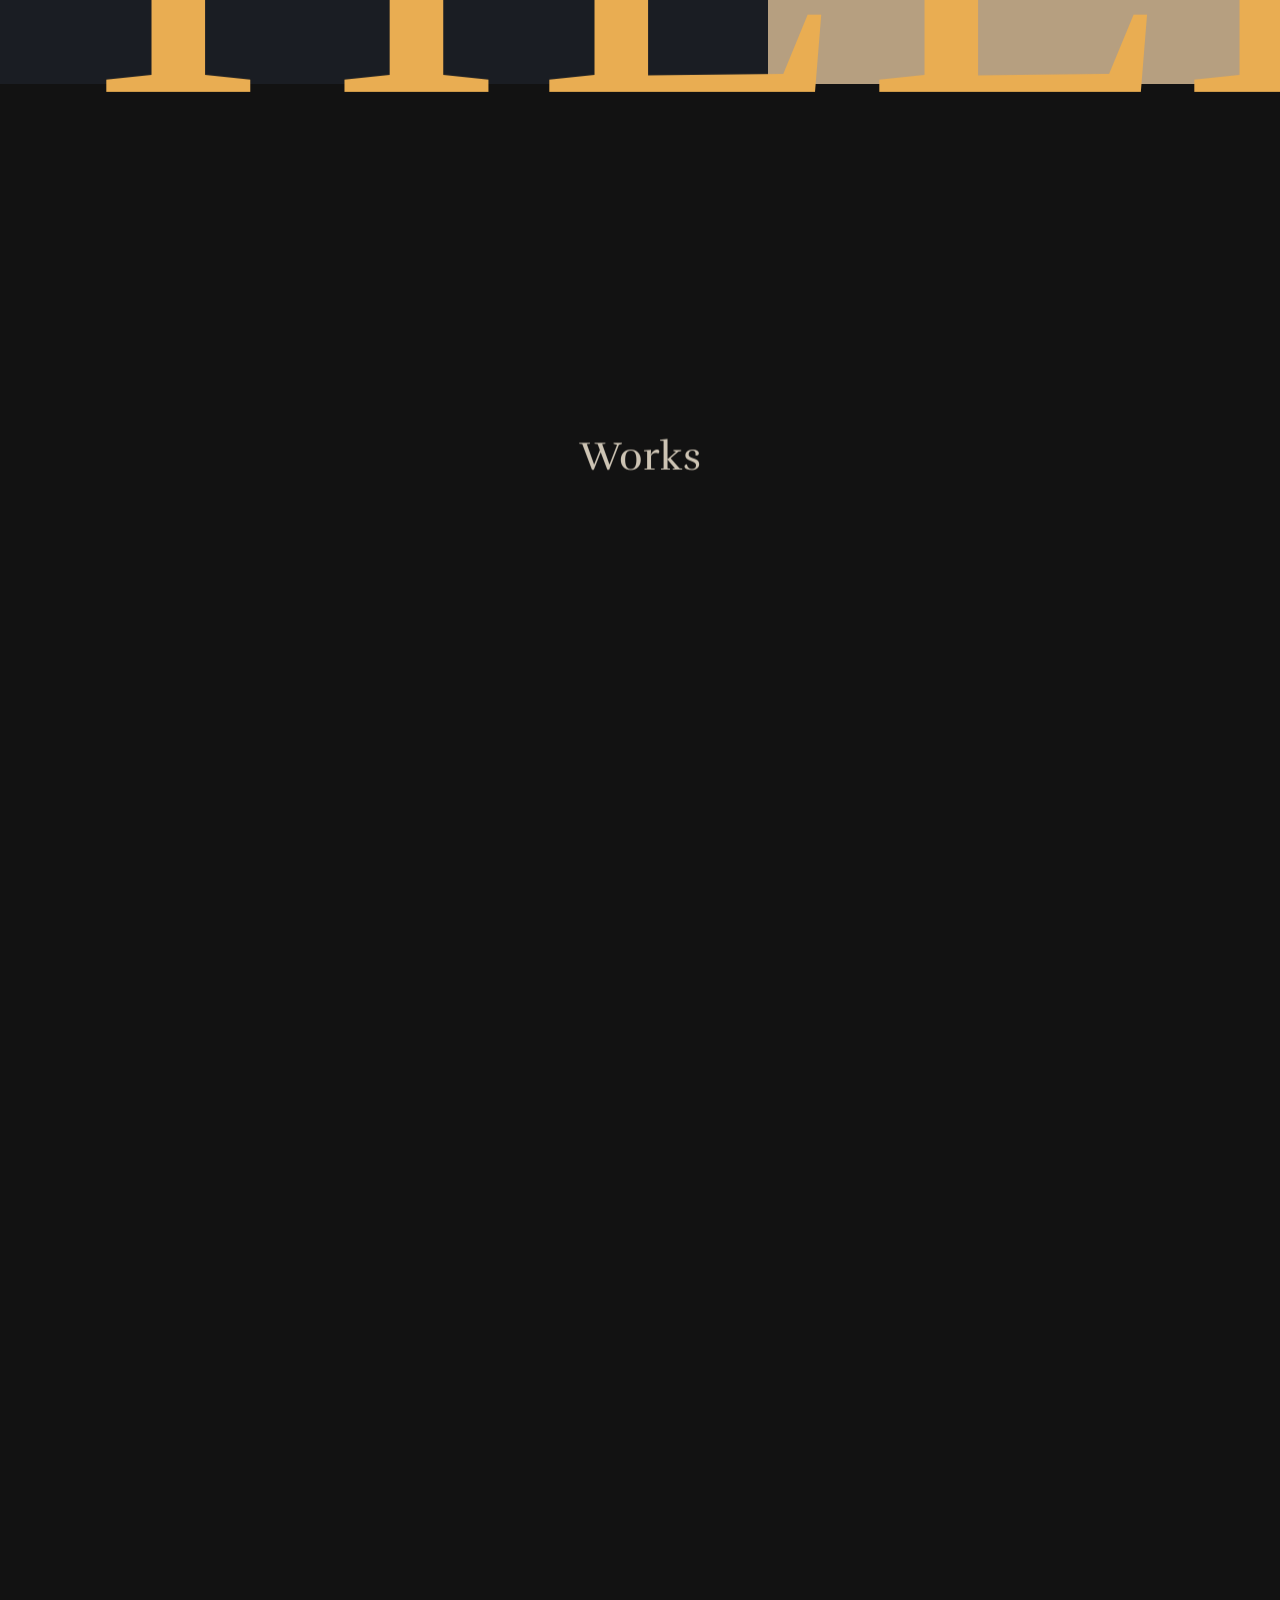
<file: index.html>
<!DOCTYPE html>
<html lang="en">
  <head>
    <meta charset="UTF-8" />
    <meta name="viewport" content="width=device-width, initial-scale=1.0" />
    <title>Kateryna Dovzhenko</title>
    <link
      rel="stylesheet"
      href="https://cdnjs.cloudflare.com/ajax/libs/modern-normalize/2.0.0/modern-normalize.min.css"
      integrity="sha512-4xo8blKMVCiXpTaLzQSLSw3KFOVPWhm/TRtuPVc4WG6kUgjH6J03IBuG7JZPkcWMxJ5huwaBpOpnwYElP/m6wg=="
      crossorigin="anonymous"
      referrerpolicy="no-referrer"
    />
     <link rel="stylesheet" href="./css/main.css" />
    <link rel="stylesheet" href="./css/firstpage.css" />
    <link rel="preconnect" href="https://fonts.googleapis.com" />
    <link rel="preconnect" href="https://fonts.gstatic.com" crossorigin />
    <link
      href="https://fonts.googleapis.com/css2?family=PT+Serif&family=Rufina&display=swap"
      rel="stylesheet"
    />
    <script src="libs/gsap/gsap.min.js" defer></script>
	  <script src="libs/gsap/ScrollTrigger.min.js" defer></script>
	  <script src="libs/gsap/ScrollSmoother.min.js" defer></script>

    <script src="js/promo.js" defer></script>


  </head>
  <body>
     <a href="#header" class="to-top" >
      <svg class="scroll__svg"
        xmLns="http://www.w3.org/2000/svg"
        xml:Lang="en"
        xmlns:xLink="http://www.w3.org/1999/xlink"
        viewBox="0 0 500 500"
      >
        <defs>
          <path
            id="textcircle"
            d="M250, 400 
            a150,150 0 0, 1 0, -300a150, 150 0 0,1 0,300Z"
            transform="rotate (12,250,250)"
          />
        </defs>
        <g class="textcircle">
          <text class="scroll__text" textlength="940">
            <textpath
              xlink:href="#textcircle"
              aria-Label="Scroll up"
              textlength="940"
            >
              scroll up | scroll up | scroll up |
            </textpath>
          </text>
        </g>
      </svg>
    </a>
    

  
  <div class="wrapper">
    <div class="content">

 
    <header id="header">
   <div class="container">
      <div class="main-nav">
      <button type="button" class="strikethrough-open btn-menu js-open-menu" aria-expanded="false">
            menu
          </button>
     </div>
   </div>
    </header>

    <main class="main">
      
        
      <section class="hero" id="home">
        
        <div class="container">
          <div class="hero__content">
            <h1 data-lag=".5" class="hero__title floating">
              Kateryna
              <span class="hero__span floating-span floating">Dovzhenko</span>
            </h1>
            <!-- <span class="hero__span-drag">drag & hold</span> -->
          
            <!-- <ul class="social-media-list">
              <li>
                <a class="social-media-btn" href=""
                  ><svg class="social-media-svg">
                    <use href="/icons.svg#telega-icon"></use>
                    >
                  </svg>
                  <span class="icon-bg"></span>
                </a>
              </li>
              <li>
                <a class="social-media-btn" href=""
                  ><svg class="social-media-svg">
                    <use href="/icons.svg#insta-icon"></use>
                    >
                  </svg>
                  <span class="icon-bg"></span>
                </a>
              </li>
              <li>
                <a class="social-media-btn" href=""
                  ><svg class="social-media-svg">
                    <use href="/icons.svg#linkedin-icon"></use>
                    >
                  </svg>
                  <span class="icon-bg"></span>
                </a>
              </li>
            </ul> -->
          </div>
          
        </div>

          <!-- <canvas id="c"></canvas> -->
      </section>
      <section class="about section" id="about">
        <div class="container about__container">
          <span data-speed=".9" class="span-bg">hello</span>
          <span data-speed="1.1" class="span-bg about__span-bg-second">hello</span>
          <h2 class="section-title about__title">Who am I</h2>
          <p class="paragraph about__paragraph">what I do</p>

          <div class="about__card">
            <svg class="about__svg">
              <use href="./icons.svg#about-icon"></use>
              >
            </svg>
            <div class="textBox">
                  <p class="about__text-card">Hello, I'm Kate, a passionate and results-driven Web and
                  Design Developer with a keen eye for crafting captivating
                  digital experiences.</p>
                  <ul class="about__textBox-list">
                    <li><span>2+</span><p>years in UI & UX Design</p></li>
                    <li><span>3</span><p>years of Bachelor in PMI and Marketing</p></li>
                    <li><span>9+</span><p>months in Frontend Development</p></li>
                  </ul>
            </div>
          </div>
        </div>
      </section>

      <section class="works section" id="portfolio">
        <div class="container works__container">
          <h2 data-speed=".8" class="section-title">Works</h2>
          <div class="gallery">
            <div data-speed=".9" class="gallery__left">
              <a class="gallery__item masfor__after" href="./masfor.html">
                <picture>
                  <source
                    srcset="./img/masfor.webp 1x, ./img/masfor@2x.webp 2x"
                    type="image/webp"
                  />
                  <source
                    srcset="./img/masfor.jpg 1x, ./img/masfor@2x.jpg 2x"
                    type="image/jpeg"
                  />
                  <img
                    class="works__img"
                    src="./img/masfor.jpg"
                    alt="ptototype of website for sneakers store"
                  />
                </picture>
              </a>
              <div class="text-block left gallery__item">
                <h3 class="text-block__title">CrStudio</h3>
                <p>
                  It was enjoyable to create this platform for creative courses
                  since it allowed me to combine my love of design with the
                  chance to support the development of artistic ability. The
                  project served as an example of how intelligent user
                  experience design can enhance a learning platform and support
                  a vibrant online artistic community.
                </p>
              </div>
              <a class="gallery__item app__after" href="./coming-soon.html">
                <picture>
                  <source
                    srcset="./img/cozycasa.webp 1x, ./img/cozycasa@2x.webp 2x"
                    type="image/webp"
                  />
                  <source
                    srcset="./img/cozycasa.jpg 1x, ./img/cozycasa@2x.jpg 2x"
                    type="image/jpeg"
                  />
                  <img
                    class="works__img"
                    src="./img/cozycasa.jpg"
                    alt="ptototype of website for sneakers store"
                  />
                </picture>
              </a>
              <div class="text-block left gallery__item">
                <h3 class="text-block__title">RoadTime</h3>
                <p>
                  My love of design and the thrill of the automobile industry
                  came together in the exciting process of creating this
                  website. The project served as an example of the value of
                  creating a welcoming community and taking into account users'
                  preferences, finally producing a website that embraced the
                  excitement of automobiles and united enthusiasts around a
                  common interest.
                </p>
              </div>
            </div>
            <div data-speed="1.1" class="gallery__right">
              <div class="text-block gallery__item">
                <h3 class="text-block__title">Masfor</h3>
                <p>
                  The process of creating the website for this shoe business was
                  quite fulfilling; it included fusing creativity and usability
                  to produce a powerful digital platform for sneaker fans. The
                  project served as an example of how careful user-centric
                  design can enhance a brand's online visibility and support the
                  expansion of its business.
                </p>
              </div>
              <a class="gallery__item crstudio__after" href="./coming-soon.html">
                <picture>
                  <source
                    srcset="./img/crstudio.webp 1x, ./img/crstudio@2x.webp 2x"
                    type="image/webp"
                  />
                  <source
                    srcset="./img/crstudio.jpg 1x, ./img/crstudio@2x.jpg 2x"
                    type="image/jpeg"
                  />
                  <img
                    class="works__img"
                    src="./img/crstudio.jpg"
                    alt="ptototype of website for sneakers store"
                  />
                </picture>
              </a>
              <div class="text-block gallery__item">
                <h3 class="text-block__title">CozyCasa</h3>
                <p>
                  Step into a world of sophistication and style with our recent project - a complete website design for CozyCasa. Mission was clear: elevate the online shopping experience for furniture enthusiasts. A beautifully responsive website that beckons visitors to explore, discover, and make their dream furniture purchases with confidence. Take a look  for an in-depth look at how it was transformed CozyCasa's digital presence.
                </p>
              </div>
              <a class="gallery__item roadtime__after" href="./coming-soon.html">
                <picture>
                  <source
                    srcset="./img/roadtime.webp 1x, ./img/roadtime@2x.webp 2x"
                    type="image/webp"
                  />
                  <source
                    srcset="./img/roadtime.jpg 1x, ./img/roadtime@2x.jpg 2x"
                    type="image/jpeg"
                  />
                  <img
                  
                    class="works__img"
                    src="./img/roadtime.jpg"
                    alt="ptototype of website for sneakers store"
                  />
                </picture>
              </a>
            </div>
          </div>
          <a class="btn__works" href="./portfolio.html"><span class="btn__works-span">se</span><span class="btn__works-span-motion">e</span> more works</a>
          <span class="works__span-bg span-bg">portfolio</span>
        </div>
      </section>
      <section class="section">
        <div class="container">
          <h2 class="section-title ideas__section-title">
            Do you have any ideas?
          </h2>
          <p class="paragraph ideas__p">let's do it together!</p>
          <div data-speed="1.1" class="main__btn-cotainer-ideas" href="#">
          <a target="_blank" href="https://t.me/katiedov" class="card">
            <svg class="social-media-svg telega">
                    <use href="./icons.svg#telega-icon"></use>
               >
              </svg>
            </a>
            <a target="_blank" href="https://linktr.ee/katedov?utm_source=linktree_profile_share&ltsid=e199aaf0-2625-4949-b76d-6671b83e06ec" class="card">
              <svg class="social-media-svg linktree">
                          <use href="./icons.svg#linktree-icon"></use>
                      >
                    </svg>
            </a>
            <a target="_blank" href="https://www.linkedin.com/in/kateryna-dovzhenko-123179205/" class="card">
              <svg class="social-media-svg linkedin">
                      <use href="./icons.svg#linkedin-icon"></use>
                      >
                    </svg>
            </a>

      <p class="ideas__text-btn">contact me</p></div>
        </div>
      </section>
      <section class="section" id="skills">
        <div class="container">
          <div class="skills__container">
            <div class="skills__left-container">
              <h2 class="section-title skills__title">My story...</h2>
             <ul class="skills__list">
              <li>I always was curious about technologies and different industries which exist nowadays. I tried a lot of things to figure out what is my dream job. So, I am here now. </li>
              <li>I thrive as a professional web developer in turning complicated concepts into elegant code. I've become proficient in many technologies over the years, ranging from HTML and CSS to JavaScript and beyond. </li>
              <li>My journey into UI/UX design unlocked a whole new universe of artistic opportunities. I've studied typography, colour theory, and human behaviour psychology as I realize that design is about creating intuitive, interesting experiences rather than just pretty things. I enjoy creating interfaces that strike a pleasing mix between form and function, guiding users smoothly through their digital experiences, from wireframes to high-fidelity mockups. </li>
              <li>My ability to combine my technical expertise with efficient project management makes me unique. I am excellent at leading cross-functional teams to accomplish common objectives because I am a natural leader and communicator. </li>
              <li>I'm willing to work with you whether you're looking for a web developer who can make your ideas come to life, a UI/UX designer who can bring life to interfaces, or a project manager who can plan for success. Let's design engaging digital experiences that challenge conventions and boost your vision. I appreciate you looking at my portfolio. I urge you to look over my work and get in touch with me so we can talk about how we can make your upcoming project a reality.
</li>
             </ul>
            
            </div>
       
             <div class="skills__picture-container">
               <!-- <picture>
                  <source
                    srcset="./img/me.webp 1x, ./img/me@2x.webp 2x"
                    type="image/webp"
                  />
                  <source
                    srcset="./img/me.jpg 1x, ./img/me@2x.jpg 2x"
                    type="image/jpeg"
                  />
                  <img
                    data-speed=".9"
  
                    class="skills__picture"
                    src="./img/me.jpg"
                    alt="Kateryna Dovzhenko"
                  />
                </picture> -->
                 <picture>
                  <source
                    srcset="./img/me.webp 1x"
                    type="image/webp"
                  />
                  <source
                    srcset="./img/me.jpg 1x"
                    type="image/jpeg"
                  />
                  <img
                    data-speed=".9"
  
                    class="skills__picture"
                    src="./img/me.jpg"
                    alt="Kateryna Dovzhenko"
                  />
                </picture>
             </div>


          </div>
        </div>
      </section>
    </main>
    <footer class="footer">
      <div class="footer__container container">
        <div class="footer__left-content">
          <div class="footer__left-container">
            <h3 class="footer__title title-third">Kateryna Dovzhenko</h3>
            <p class="footer__paragraph paragraph">©2023 All Rights Reserved</p>
          </div>
          <div class="footer__middle-container">
            <ul class="footer__nav-list">
              <li>
                <a class="footer__paragraph paragraph " href="#about"
                  >about me</a
                >
              </li>
              <li>
                <a class="footer__paragraph paragraph" href="#portfolio"
                  >works</a
                >
              </li>
              <li>
                <a class="footer__paragraph paragraph" href="#skills">skills</a>
              </li>
            </ul>
            <a
              class="tel-hover footer__paragraph paragraph"
              href="tel:+48571080046"
              >+48 571 080 046</a
            >
          </div>
        </div>
        <div class="footer__right-container">
          <p class="footer__paragraph paragraph">keep in touch</p>
          <ul class="footer__social-media-list social-media-list">
            <li>
              <a target="_blank" class="social-media-btn" href=""
                ><svg class="footer__social-media-svg social-media-svg">
                  <use href="./icons.svg#telega-icon"></use>
                  >
                </svg>
                <span class="icon-bg"></span>
              </a>
            </li>
            <li>
              <a target="_blank" class="social-media-btn" href="https://linktr.ee/katedov?utm_source=linktree_profile_share&ltsid=e199aaf0-2625-4949-b76d-6671b83e06ec"
                ><svg class="footer__social-media-svg social-media-svg">
                  <use href="./icons.svg#linktree-icon"></use>
                  >
                </svg>
                <span class="icon-bg"></span>
              </a>
            </li>
            <li>
              <a target="_blank" class="social-media-btn" href="https://www.linkedin.com/in/kateryna-dovzhenko-123179205/"
                ><svg class="footer__social-media-svg social-media-svg">
                  <use href="./icons.svg#linkedin-icon"></use>
                  >
                </svg>
                <span class="icon-bg"></span>
              </a>
            </li>
          </ul>
        </div>
         

      </div>
    
        
    </footer>
     <div id="modal" class="modal__menu js-menu-container">
      <div class="modal__container">
       <div class="top-container">
         <div class="top-left-container">
          <span>kateryna dovzhenko</span>
          <a class="contact" href="tel:+48571080046">+48571080046</a>
        </div>
    
        <button class="strikethrough-close btn-menu js-close-menu">
            menu
          </button>
       </div>
       
        <nav class="list-nav">
          <ul>
          <li class="item" >
            <a class="strikethrough nav-link js-nav-link"  href="#home">home</a>
          </li>
          <li class="item" >
            <a class="strikethrough nav-link js-nav-link"  href="#about">about</a>
          </li>
          <li class="item" ><a class="strikethrough nav-link js-nav-link"  href="#portfolio">portfolio</a></li>
          <li class="item" ><a class="strikethrough nav-link js-nav-link"  href="#skills">skills</a></li>
        </ul>
        </nav>
        <ul class="modal__social-list">
          <li><a target="_blank" href="https://linktr.ee/katedov?utm_source=linktree_profile_share&ltsid=e199aaf0-2625-4949-b76d-6671b83e06ec">linktree</a></li>
          <li><a target="_blank" href="https://t.me/katiedov">telegram</a></li>
          <li><a target="_blank" href="https://www.linkedin.com/in/kateryna-dovzhenko-123179205/">linkedin</a></li>
        </ul>
      </nav>

      </div>
    

      </div>

      



    

    <script src="./js/more.js"></script>
    <script src="./js/promo.js"></script>
    <!-- <script src="./js/overflow.js"></script> -->
    <script src="./js/arrow.js"></script>
    <script src="./js/nav.js"></script>
    <script src="./js/main-bg.js"></script>
   <script src="https://ajax.googleapis.com/ajax/libs/jquery/2.1.4/jquery.min.js"></script>
  <script>
    $(document).ready(function () {
      $("a[href*=#]").on("click", function (e) {
        var anchor = $(this);
        $("html, body")
          .stop()
          .animate(
            {
              scrollTop: $(anchor.attr("href")).offset().top,
            },
            1100
          );
        e.preventDefault();
        return false;
      });
    });
  </script>
  <script>
    alert("Please, make sure that you opened this website on computer. Adaptive version for each screen is still in the process. Thank you in advance :)");
  </script>
  </div>
</div>
  </body>
</html>
</file>
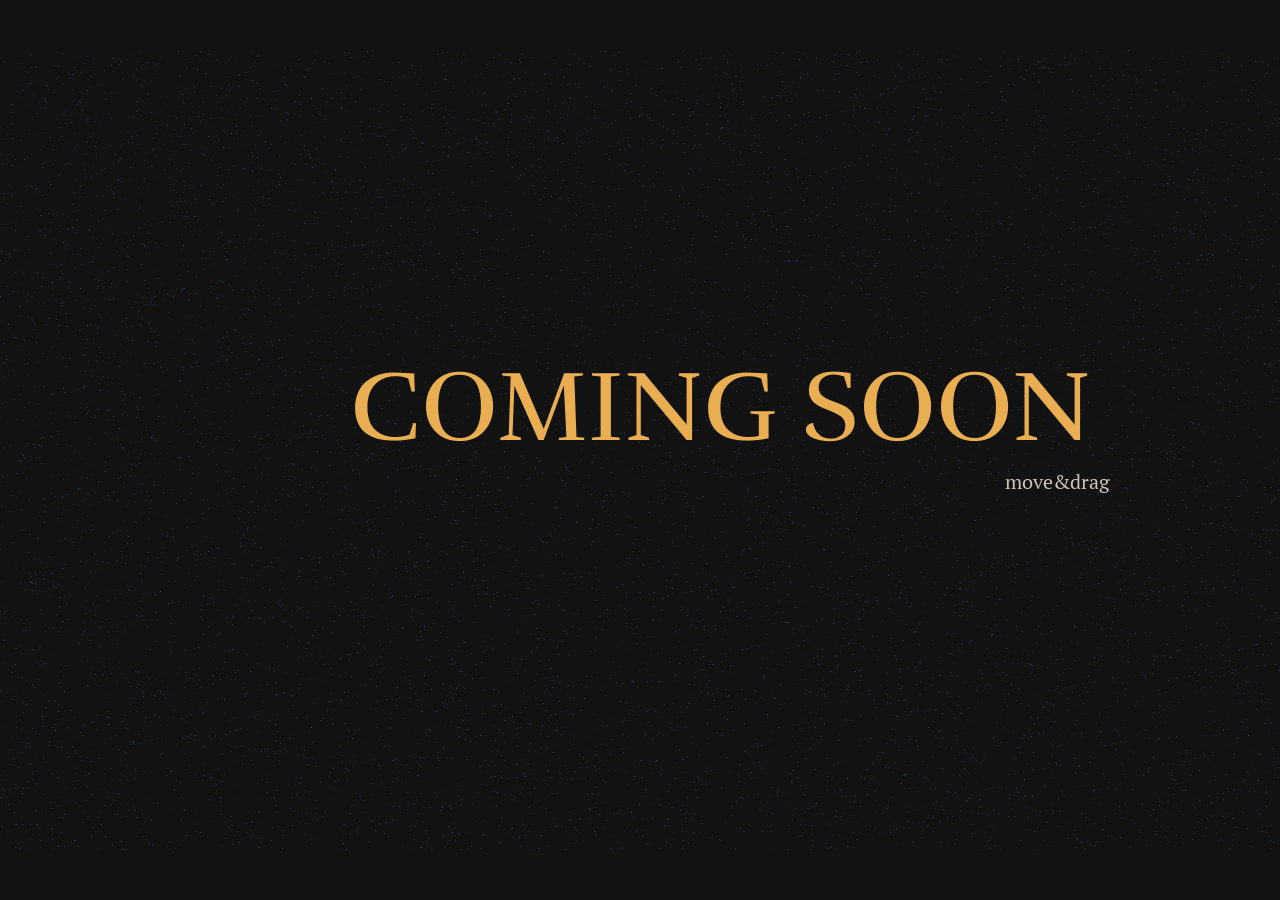
<file: coming-soon.html>
<!DOCTYPE html>
<html lang="en">
  <head>
    <meta charset="UTF-8" />
    <meta name="viewport" content="width=device-width, initial-scale=1.0" />
    <title>Kateryna Dovzhenko</title>
    <link
      rel="stylesheet"
      href="https://cdnjs.cloudflare.com/ajax/libs/modern-normalize/2.0.0/modern-normalize.min.css"
      integrity="sha512-4xo8blKMVCiXpTaLzQSLSw3KFOVPWhm/TRtuPVc4WG6kUgjH6J03IBuG7JZPkcWMxJ5huwaBpOpnwYElP/m6wg=="
      crossorigin="anonymous"
      referrerpolicy="no-referrer"
    />
    <link rel="stylesheet" href="./css/firstpage.css" />
    <link rel="stylesheet" href="./css/main.css" />
 
    <link
      href="https://fonts.googleapis.com/css2?family=PT+Serif&family=Rufina&display=swap"
      rel="stylesheet"
    />

  </head>
  <body>
    <main>
       <canvas id="c"></canvas>
       <h1 class="hero__title floating title__coming-soon">coming soon</h1>
       <span class="paragraph span__coming-soon">move&drag</span>
       
    </main>
 
     
      </div>
   
        <script src="./js/main-bg.js"></script>
  </body>
</html>
</file>
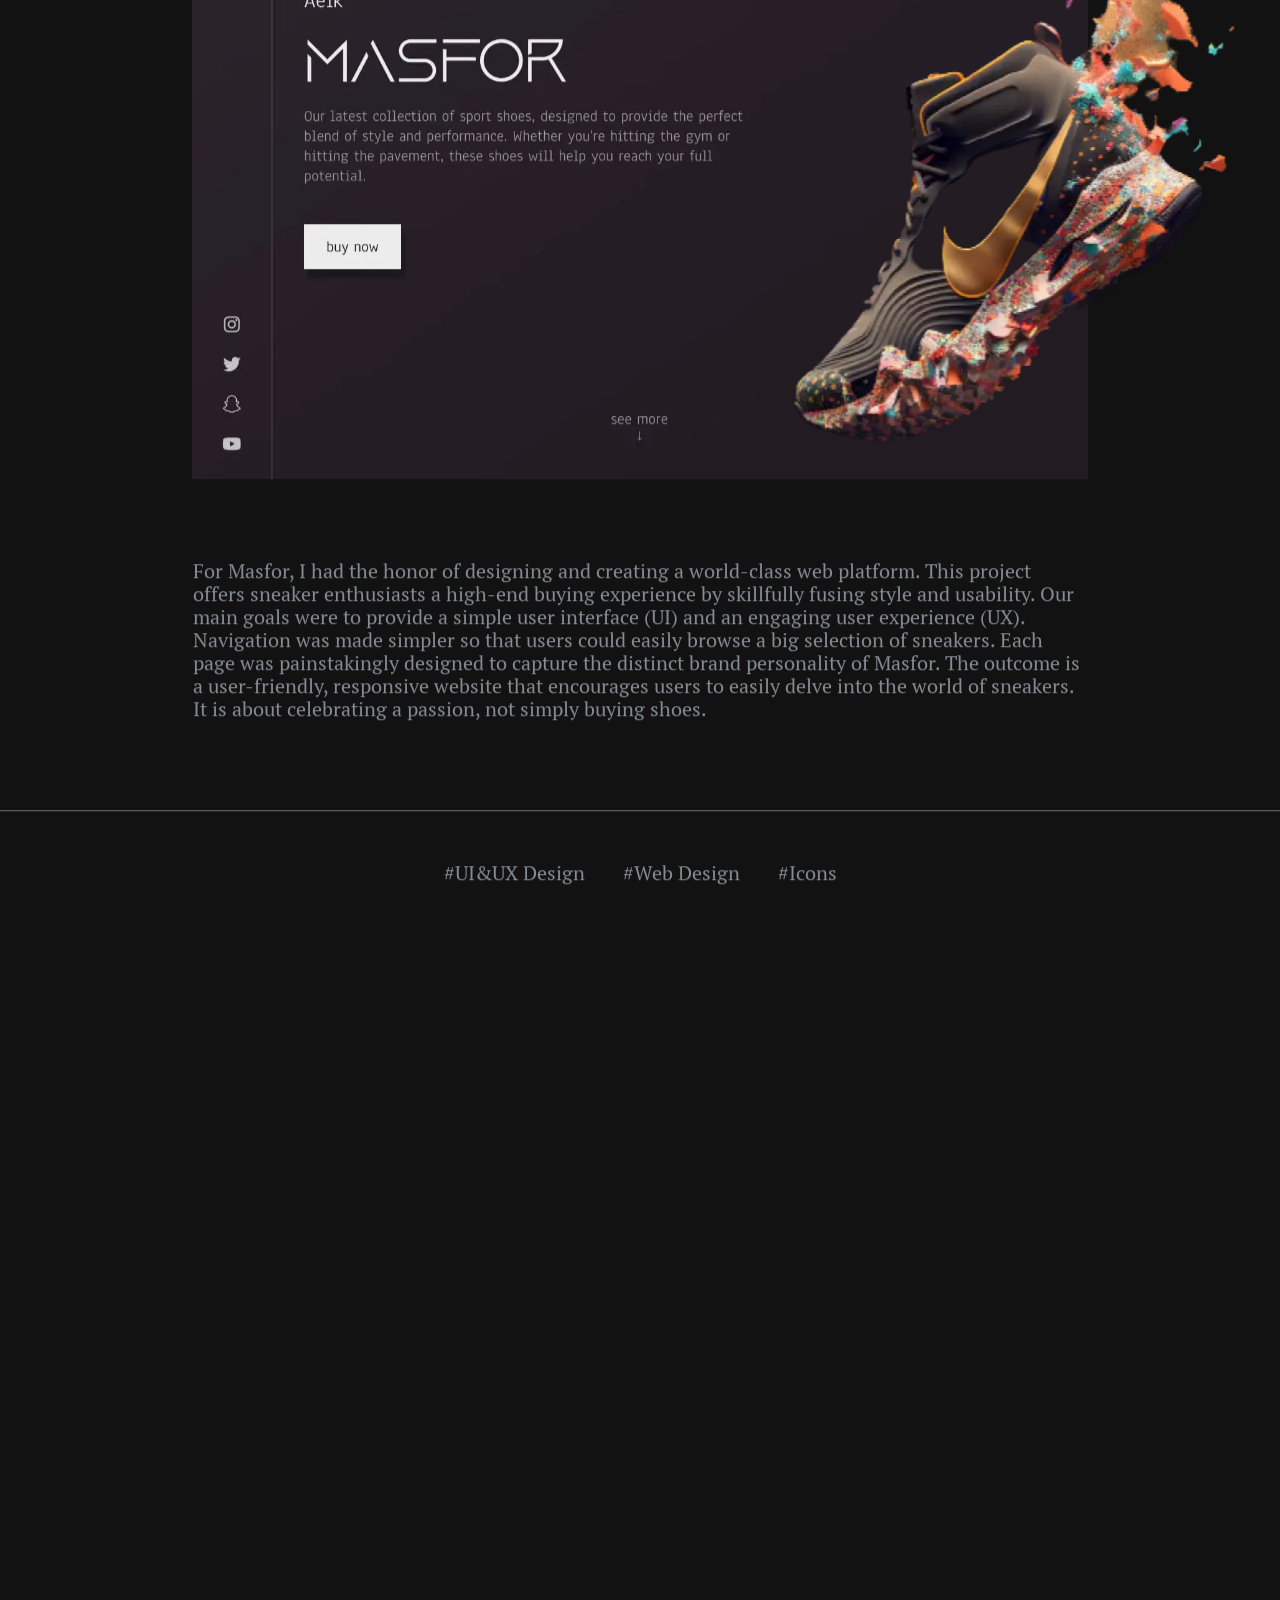
<file: masfor.html>
<!DOCTYPE html>
<html lang="en">
  <head>
    <meta charset="UTF-8" />
    <meta name="viewport" content="width=device-width, initial-scale=1.0" />
    <title>Kateryna Dovzhenko</title>
    <link
      rel="stylesheet"
      href="https://cdnjs.cloudflare.com/ajax/libs/modern-normalize/2.0.0/modern-normalize.min.css"
      integrity="sha512-4xo8blKMVCiXpTaLzQSLSw3KFOVPWhm/TRtuPVc4WG6kUgjH6J03IBuG7JZPkcWMxJ5huwaBpOpnwYElP/m6wg=="
      crossorigin="anonymous"
      referrerpolicy="no-referrer"
    />
    <link rel="stylesheet" href="./css/main.css" />
    <link rel="stylesheet" href="./css/portfolio.css" />
    <link rel="stylesheet" href="./css/portfolio-item.css" />
    <link rel="preconnect" href="https://fonts.googleapis.com" />
    <link rel="preconnect" href="https://fonts.gstatic.com" crossorigin />
    <link
      href="https://fonts.googleapis.com/css2?family=PT+Serif&family=Rufina&display=swap"
      rel="stylesheet"
    />
    <script src="libs/gsap/gsap.min.js" defer></script>
    <script src="libs/gsap/ScrollTrigger.min.js" defer></script>
    <script src="libs/gsap/ScrollSmoother.min.js" defer></script>

    <script src="js/promo.js" defer></script>
  </head>
  <body>
    <a href="#header" class="to-top">
      <svg
        class="scroll__svg"
        xmLns="http://www.w3.org/2000/svg"
        xml:Lang="en"
        xmlns:xLink="http://www.w3.org/1999/xlink"
        viewBox="0 0 500 500"
      >
        <defs>
          <path
            id="textcircle"
            d="M250, 400 
            a150,150 0 0, 1 0, -300a150, 150 0 0,1 0,300Z"
            transform="rotate (12,250,250)"
          />
        </defs>
        <g class="textcircle">
          <text class="scroll__text" textlength="940">
            <textpath
              xlink:href="#textcircle"
              aria-Label="Scroll up"
              textlength="940"
            >
              scroll up | scroll up | scroll up |
            </textpath>
          </text>
        </g>
      </svg>
    </a>

    <div class="wrapper">
      <div class="content">
       <header id="header">
         <div class="container">
           <div class="main-nav">
            <button
              type="button"
              class="strikethrough-open btn-menu js-open-menu"
              aria-expanded="false"
            >
              menu
            </button>
          </div>
         </div>
        </header>
      <main>
        <section class="main-section">
           <div class="container">
             <h1 class="section-title masfor">Masfor</h1>
         <picture>
                  <source
                    srcset="./img/masfor-port-item.webp 1x, ./img/masfor-port-item@2x.webp 2x"
                    type="image/webp"
                  />
                  <source
                    srcset="./img/masfor-port-item.jpg 1x, ./img/masfor-port-item@2x.jpg 2x"
                    type="image/jpeg"
                  />
                  <img
                    class="port-item__img"
                    src="./img/masfor-port-item.jpg"
                    alt="ptototype of website for sneakers store"
                  />
            </picture>
          <div class="port-item__sneaker"  data-speed=".9">
              <picture>
                  <source
                    srcset="./img/masfor-sneaker.webp 1x, ./img/masfor-sneaker@2x.webp 2x"
                    type="image/webp"
                  />
                  <source
                    srcset="./img/masfor-sneaker.jpg 1x, ./img/masfor-sneaker@2x.jpg 2x"
                    type="image/jpeg"
                  />
                  <img class="img__masfor-sneaker"
                    src="./img/masfor-sneaker.jpg"
                    alt="ptototype of website for sneakers store"
                  />
            </picture>
          </div>
           </div>
        </section>
        <section class="info">

              <div class="info__text">
                <p> For Masfor, I had the honor of designing and creating a world-class web platform. This project offers sneaker enthusiasts a high-end buying experience by skillfully fusing style and usability. Our main goals were to provide a simple user interface (UI) and an engaging user experience (UX). Navigation was made simpler so that users could easily browse a big selection of sneakers. Each page was painstakingly designed to capture the distinct brand personality of Masfor. The outcome is a user-friendly, responsive website that encourages users to easily delve into the world of sneakers. It is about celebrating a passion, not simply buying shoes.</p>
              </div>            
            <ul class="list-skills">
                <li><p>#UI&UX Design</p></li>
                <li><p>#Web Design</p></li>
                <li><p>#Icons</p></li>
            </ul>
            <h2 class="section-title">Colors</h2>
            <ul class="colors colors__masfor">
                <li class="colors__masfor-item"></li>
                <li class="colors__masfor-item"></li>
                <li class="colors__masfor-item"></li>
                <li class="colors__masfor-item"></li>
            </ul>
        </section>
        <section class="demonstration">
          <div class="container">
            <div data-speed=".9" class="mockup__masfor">
               <picture>
                  <source
                    srcset="./img/mockup-masfor.webp 1x, ./img/mockup-masfor@2x.webp 2x"
                    type="image/webp"
                  />
                  <source
                    srcset="./img/mockup-masfor.jpg 1x, ./img/mockup-masfor@2x.jpg 2x"
                    type="image/jpeg"
                  />
                  <img
  
                    src="./img/mockup-masfor.jpg"
                    alt="ptototype of website for sneakers store"
                  />
            </picture>
            </div>
        
              <picture>
                  <source
                    srcset="./img/mockup-iph-masfor.webp 1x, ./img/mockup-iph-masfor@2x.webp 2x"
                    type="image/webp"
                  />
                  <source
                    srcset="./img/mockup-iph-masfor.jpg 1x, ./img/mockup-iph-masfor@2x.jpg 2x"
                    type="image/jpeg"
                  />
                  <img
                    class="mockup-iph__masfor"
                    src="./img/mockup-iph-masfor.jpg"
                    alt="ptototype of website for sneakers store"
                  />
            </picture>

            <a class="btn__works" href="#"> next</a>
        
            
          </div>
        </section>
       
        </main>
      <footer class="footer">
      <div class="footer__container container">
        <div class="footer__left-content">
          <div class="footer__left-container">
            <h3 class="footer__title title-third">Kateryna Dovzhenko</h3>
            <p class="footer__paragraph paragraph">©2023 All Rights Reserved</p>
          </div>
          <div class="footer__middle-container">
            <ul class="footer__nav-list">
              <li>
                <a class="footer__paragraph paragraph " href="./index.html"
                  >home</a
                >
              </li>
              <li>
                <a class="footer__paragraph paragraph current" href="#"
                  >works</a
                >
              </li>
            </ul>
            <a
              class="tel-hover footer__paragraph paragraph"
              href="tel:+48571080046"
              >+48 571 080 046</a
            >
          </div>
        </div>
        <div class="footer__right-container">
          <p class="footer__paragraph paragraph">keep in touch</p>
          <ul class="footer__social-media-list social-media-list">
            <li>
              <a target="_blank" class="social-media-btn" href=""
                ><svg class="footer__social-media-svg social-media-svg">
                  <use href="./icons.svg#telega-icon"></use>
                  >
                </svg>
                <span class="icon-bg"></span>
              </a>
            </li>
            <li>
              <a target="_blank" class="social-media-btn" href="https://linktr.ee/katedov?utm_source=linktree_profile_share&ltsid=e199aaf0-2625-4949-b76d-6671b83e06ec"
                ><svg class="footer__social-media-svg social-media-svg">
                  <use href="./icons.svg#linktree-icon"></use>
                  >
                </svg>
                <span class="icon-bg"></span>
              </a>
            </li>
            <li>
              <a target="_blank" class="social-media-btn" href="https://www.linkedin.com/in/kateryna-dovzhenko-123179205/"
                ><svg class="footer__social-media-svg social-media-svg linktree">
                  <use href="./icons.svg#linkedin-icon"></use>
                  >
                </svg>
                <span class="icon-bg"></span>
              </a>
            </li>
          </ul>
        </div>
         

      </div>
    
        
    </footer>
     <div id="modal" class="modal__menu js-menu-container">
      <div class="modal__container">
       <div class="top-container">
         <div class="top-left-container">
          <span>kateryna dovzhenko</span>
          <a class="contact" href="tel:+48571080046">+48571080046</a>
        </div>
    
        <button class="strikethrough-close btn-menu js-close-menu">
            menu
          </button>
       </div>
       
        <nav class="list-nav list-nav-port">
          <ul>
          <li class="item" >
            <a class="strikethrough nav-link js-nav-link"  href="./index.html">home</a>
          </li>
          <li class="item" ><a class="current strikethrough nav-link js-nav-link"  href="#">portfolio</a></li>
        </ul>
        </nav>
        <ul class="modal__social-list">
          <li><a target="_blank" href="https://linktr.ee/katedov?utm_source=linktree_profile_share&ltsid=e199aaf0-2625-4949-b76d-6671b83e06ec">linktree</a></li>
          <li><a target="_blank" href="https://t.me/katiedov">telegram</a></li>
          <li><a target="_blank" href="https://www.linkedin.com/in/kateryna-dovzhenko-123179205/">linkedin</a></li>
        </ul>
      </nav>

      </div>
    

      </div>
      </div>
    </div>
    <script src="./js/more.js"></script>
    <script src="./js/arrow.js"></script>
    <script src="./js/nav.js"></script>
    <script src="https://ajax.googleapis.com/ajax/libs/jquery/2.1.4/jquery.min.js"></script>
    <script>
      $(document).ready(function () {
        $("a[href*=#]").on("click", function (e) {
          var anchor = $(this);
          $("html, body")
            .stop()
            .animate(
              {
                scrollTop: $(anchor.attr("href")).offset().top,
              },
              1100
            );
          e.preventDefault();
          return false;
        });
      });
    </script>
  </body>
</html>
</file>
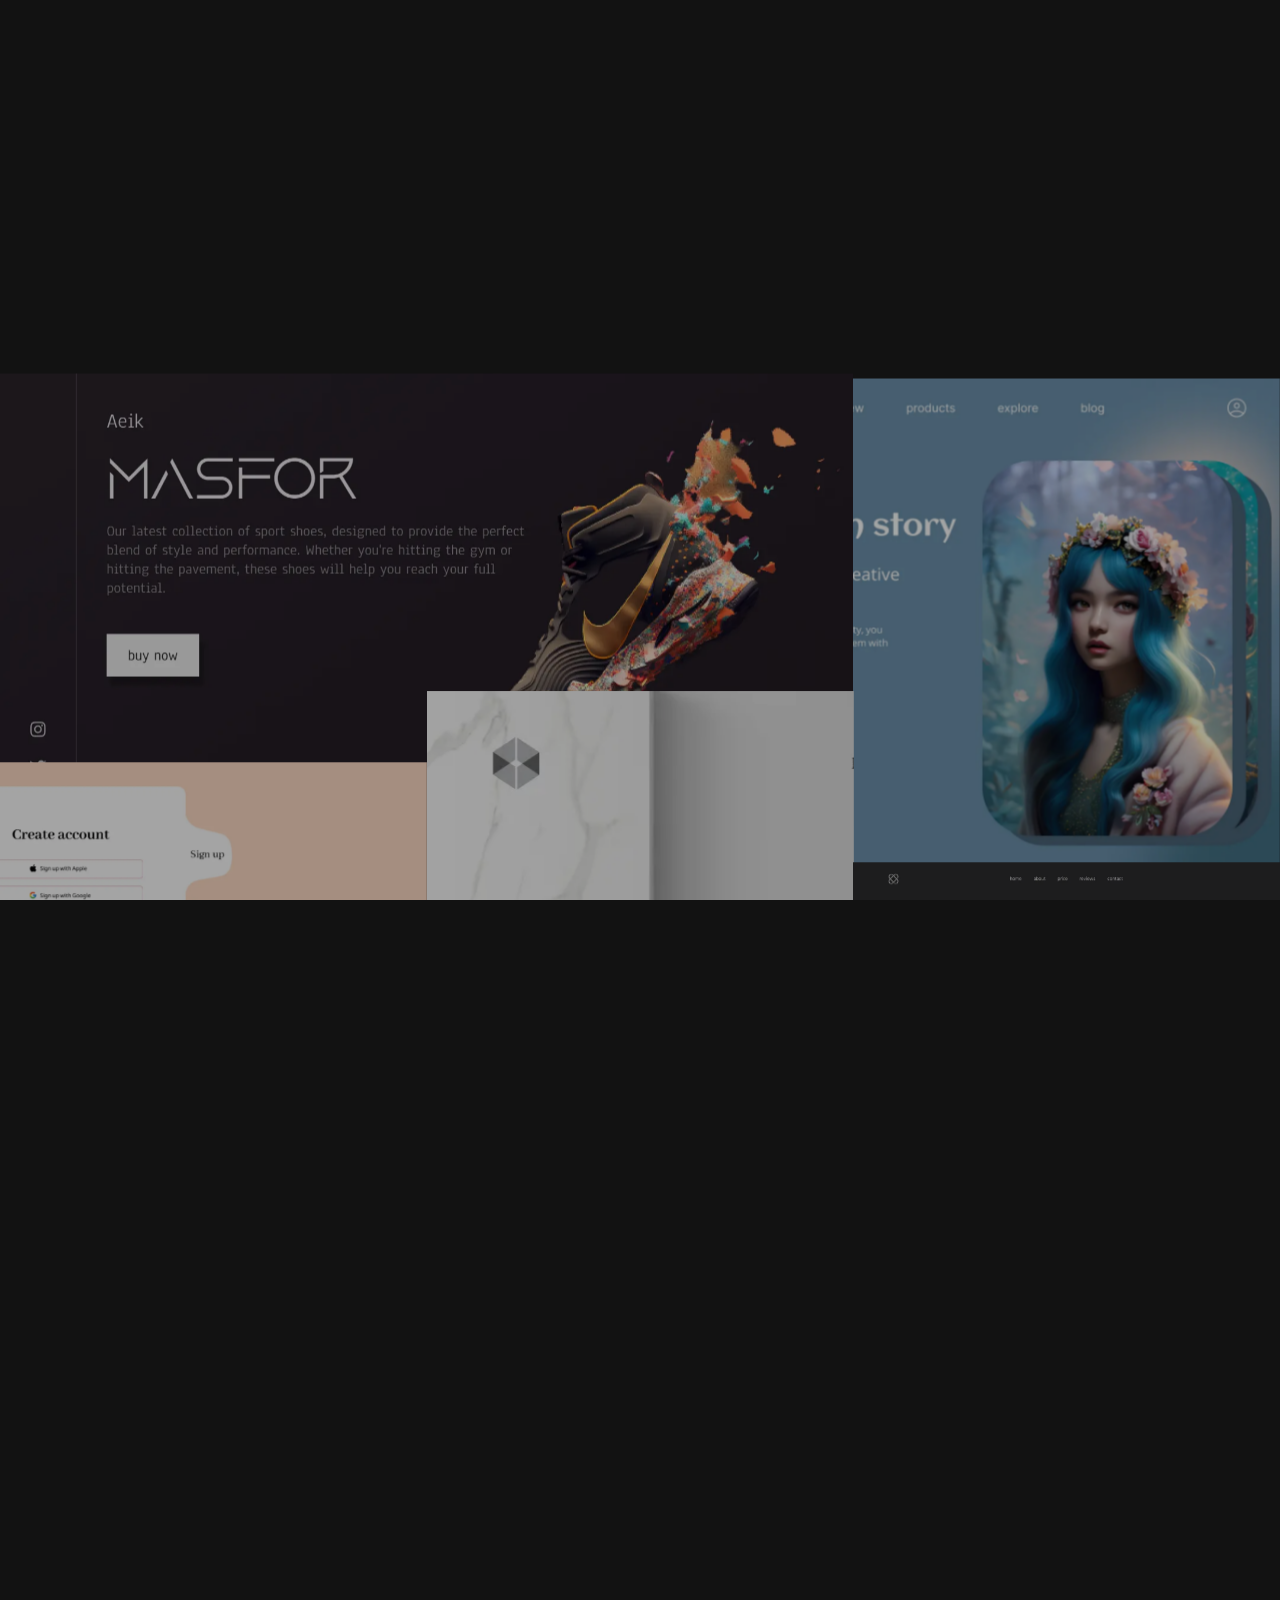
<file: portfolio.html>
<!DOCTYPE html>
<html lang="en">
  <head>
    <meta charset="UTF-8" />
    <meta name="viewport" content="width=device-width, initial-scale=1.0" />
    <title>Kateryna Dovzhenko</title>
    <link
      rel="stylesheet"
      href="https://cdnjs.cloudflare.com/ajax/libs/modern-normalize/2.0.0/modern-normalize.min.css"
      integrity="sha512-4xo8blKMVCiXpTaLzQSLSw3KFOVPWhm/TRtuPVc4WG6kUgjH6J03IBuG7JZPkcWMxJ5huwaBpOpnwYElP/m6wg=="
      crossorigin="anonymous"
      referrerpolicy="no-referrer"
    />
    <link rel="stylesheet" href="./css/main.css" />
    <link rel="stylesheet" href="./css/portfolio.css" />
    <link rel="preconnect" href="https://fonts.googleapis.com" />
    <link rel="preconnect" href="https://fonts.gstatic.com" crossorigin />
    <link
      href="https://fonts.googleapis.com/css2?family=PT+Serif&family=Rufina&display=swap"
      rel="stylesheet"
    />
    <script src="libs/gsap/gsap.min.js" defer></script>
    <script src="libs/gsap/ScrollTrigger.min.js" defer></script>
    <script src="libs/gsap/ScrollSmoother.min.js" defer></script>

    <script src="js/promo.js" defer></script>
  </head>
  <body>
    <a href="#header" class="to-top">
      <svg
        class="scroll__svg"
        xmLns="http://www.w3.org/2000/svg"
        xml:Lang="en"
        xmlns:xLink="http://www.w3.org/1999/xlink"
        viewBox="0 0 500 500"
      >
        <defs>
          <path
            id="textcircle"
            d="M250, 400 
            a150,150 0 0, 1 0, -300a150, 150 0 0,1 0,300Z"
            transform="rotate (12,250,250)"
          />
        </defs>
        <g class="textcircle">
          <text class="scroll__text" textlength="940">
            <textpath
              xlink:href="#textcircle"
              aria-Label="Scroll up"
              textlength="940"
            >
              scroll up | scroll up | scroll up |
            </textpath>
          </text>
        </g>
      </svg>
    </a>

    <div class="wrapper">
      <div class="content">
        <header id="header">
         <div class="container">
           <div class="main-nav">
            <button
              type="button"
              class="strikethrough-open btn-menu js-open-menu"
              aria-expanded="false"
            >
              menu
            </button>
          </div>
         </div>
        </header>
        <main>
          <div class="text-header-container">
            <div class="text-header">
              <p>I am a</p>
              <p>
                <span class="word wisteria">design.</span>
                <span class="word belize">productivity.</span>
                <span class="word pomegranate">FED.</span>
                <span class="word green">creativity.</span>
                <span class="word midnight">PM.</span>
              </p>
            </div>
          </div>
          <div class="portfolio__grid-container">
            <div data-speed="1.1" class="gallery-container w-4 h-2">
              <div class="gallery-item">
                <a href="./masfor.html" class="image">
                  <picture>
                    <source
                      srcset="
                        ./img/masfor-port.webp    1x,
                        ./img/masfor-port@2x.webp 2x
                      "
                      type="image/webp"
                    />
                    <source
                      srcset="
                        ./img/masfor-port.jpg    1x,
                        ./img/masfor-port@2x.jpg 2x
                      "
                      type="image/jpeg"
                    />
                    <img
                      src="./img/masfor-port.jpg"
                      alt="Masfor design for sneakers website"
                    />
                  </picture>
                </a>
                <div class="text">Masfor</div>
              </div>
            </div>

            <div data-speed="1.1" class="gallery-container w-2 h-3">
              <div class="gallery-item">
                <a class="image" href="./coming-soon.html">
                  <picture>
                    <source
                      srcset="
                        ./img/story-port.webp    1x,
                        ./img/story-port@2x.webp 2x
                      "
                      type="image/webp"
                    />
                    <source
                      srcset="
                        ./img/story-port.jpg    1x,
                        ./img/story-port@2x.jpg 2x
                      "
                      type="image/jpeg"
                    />
                    <img
                      class="story-position"
                      src="./img/story-port.jpg"
                      alt="Fairytale Website design"
                    />
                  </picture>
                </a>
                <div class="text">Lum</div>
              </div>
            </div>

            <div class="gallery-container w-2-5 h-2">
              <div class="gallery-item">
                <a class="image" href=./coming-soon.html>
                  <picture>
                    <source
                      srcset="./img/app-port.webp 1x, ./img/app-port@2x.webp 2x"
                      type="image/webp"
                    />
                    <source
                      srcset="./img/app-port.jpg 1x, ./img/app-port@2x.jpg 2x"
                      type="image/jpeg"
                    />
                    <img
                      class="app-position"
                      src="./img/app-port.jpg"
                      alt="Design of app which is similar to Discrod"
                    />
                  </picture>
                </a>
                <div class="text">Mag</div>
              </div>
            </div>

            <div data-speed=".9" class="gallery-container w-2 h-4">
              <div class="gallery-item">
                <a class="image" href="./coming-soon.html">
                  <picture>
                    <source
                      srcset="
                        ./img/cozycasa-port.webp    1x,
                        ./img/cozycasa-port@2x.webp 2x
                      "
                      type="image/webp"
                    />
                    <source
                      srcset="
                        ./img/cozycasa-port.jpg    1x,
                        ./img/cozycasa-port@2x.jpg 2x
                      "
                      type="image/jpeg"
                    />
                    <img
                      class="cozycasa-position"
                      src="./img/cozycasa-port.jpg"
                      alt="Design for website with furniture"
                    />
                  </picture>
                </a>
                <div class="text">CozyCasa</div>
              </div>
            </div>

            <div class="gallery-container w-2 h-1">
              <div class="gallery-item">
                <a class="image" href="./coming-soon.html">
                  <picture>
                    <source
                      srcset="
                        ./img/roadtime-port.webp    1x,
                        ./img/roadtime-port@2x.webp 2x
                      "
                      type="image/webp"
                    />
                    <source
                      srcset="
                        ./img/roadtime-port.jpg    1x,
                        ./img/roadtime-port@2x.jpg 2x
                      "
                      type="image/jpeg"
                    />
                    <img
                      src="./img/roadtime-port.jpg"
                      alt="Design for website of cars"
                    />
                  </picture>
                </a>
                <div class="text">RoadTime</div>
              </div>
            </div>

            <div data-speed="1.1" class="gallery-container w-2 h-3">
              <div class="gallery-item">
                <a class="image" href="./coming-soon.html">
                  <picture>
                    <source
                      srcset="
                        ./img/gnome-port.webp    1x,
                        ./img/gnome-port@2x.webp 2x
                      "
                      type="image/webp"
                    />
                    <source
                      srcset="
                        ./img/gnome-port.jpg    1x,
                        ./img/gnome-port@2x.jpg 2x
                      "
                      type="image/jpeg"
                    />
                    <img
                      src="./img/gnome-port.jpg"
                      alt="CrStudio, design of the website for creative courses"
                    />
                  </picture>
                </a>
                <div class="text">CrStudio</div>
              </div>
            </div>

            <div data-speed=".9" class="gallery-container w-2 h-2">
              <div class="gallery-item">
                <a class="image" href="./coming-soon.html">
                  <picture>
                    <source
                      srcset="
                        ./img/login-port.webp    1x,
                        ./img/login-port@2x.webp 2x
                      "
                      type="image/webp"
                    />
                    <source
                      srcset="
                        ./img/login-port.jpg    1x,
                        ./img/login-port@2x.jpg 2x
                      "
                      type="image/jpeg"
                    />
                    <img src="./img/login-port.jpg" alt="log in page design" />
                  </picture>
                </a>
                <div class="text">LogIn</div>
              </div>
            </div>

            <div class="gallery-container w-4 h-2">
              <div class="gallery-item">
                <a class="image" href="./coming-soon.html">
                  <picture>
                    <source
                      srcset="
                        ./img/home-port.webp    1x,
                        ./img/home-port@2x.webp 2x
                      "
                      type="image/webp"
                    />
                    <source
                      srcset="./img/home-port.jpg 1x, ./img/home-port@2x.jpg 2x"
                      type="image/jpeg"
                    />
                    <img
                      src="./img/home-port.jpg"
                      alt="Design for the first psge of game website"
                    />
                  </picture>
                </a>
                <div class="text">Derks</div>
              </div>
            </div>
          </div>
        </main>
        <footer class="footer">
          <div class="footer__container container">
            <div class="footer__left-content">
              <div class="footer__left-container">
                <h3 class="footer__title title-third">Kateryna Dovzhenko</h3>
                <p class="footer__paragraph paragraph">
                  ©2023 All Rights Reserved
                </p>
              </div>
              <div class="footer__middle-container">
                <ul class="footer__nav-list">
                  <li>
                    <a class="footer__paragraph paragraph" href="./index.html"
                      >home</a
                    >
                  </li>
                  <li>
                    <a class="footer__paragraph paragraph current" href="#"
                      >works</a
                    >
                  </li>

                </ul>
                <a
                  class="tel-hover footer__paragraph paragraph"
                  href="tel:+48571080046"
                  >+48 571 080 046</a
                >
              </div>
            </div>
            <div class="footer__right-container">
              <p class="footer__paragraph paragraph">keep in touch</p>
              <ul class="footer__social-media-list social-media-list">
                <li>
                  <a target="_blank" class="social-media-btn" href=""
                    ><svg class="footer__social-media-svg social-media-svg">
                      <!-- <use href="/icons.svg#telega-icon"></use> -->
                      <use href="./icons.svg#telega-icon"></use>
                      >
                    </svg>
                    <span class="icon-bg"></span>
                  </a>
                </li>
                <li>
                  <a target="_blank" class="social-media-btn" href="https://linktr.ee/katedov?utm_source=linktree_profile_share&ltsid=e199aaf0-2625-4949-b76d-6671b83e06ec"
                    ><svg class="footer__social-media-svg social-media-svg">
                      <use href="./icons.svg#linktree-icon"></use>
                      >
                    </svg>
                    <span class="icon-bg"></span>
                  </a>
                </li>
                <li>
                  <a
                    target="_blank"
                    class="social-media-btn"
                    href="https://www.linkedin.com/in/kateryna-dovzhenko-123179205/"
                    ><svg class="footer__social-media-svg social-media-svg">
                      <use href="./icons.svg#linkedin-icon"></use>
                      >
                    </svg>
                    <span class="icon-bg"></span>
                  </a>
                </li>
              </ul>
            </div>
          </div>
        </footer>

      <div id="modal" class="modal__menu js-menu-container">
      <div class="modal__container">
       <div class="top-container">
         <div class="top-left-container">
          <span>kateryna dovzhenko</span>
          <a class="contact" href="tel:+48571080046">+48571080046</a>
        </div>
    
        <button class="strikethrough-close btn-menu js-close-menu">
            menu
          </button>
       </div>
       
         <nav class="list-nav list-nav-port">
          <ul>
          <li class="item" >
            <a class="strikethrough nav-link js-nav-link"  href="./index.html">home</a>
          </li>
         
          <li class="item" ><a class="current strikethrough nav-link js-nav-link"  href="#">portfolio</a></li>
        
        </ul>
        </nav>
        <ul class="modal__social-list">
          <li><a target="_blank" href="https://linktr.ee/katedov?utm_source=linktree_profile_share&ltsid=e199aaf0-2625-4949-b76d-6671b83e06ec">linktree</a></li>
          <li><a target="_blank" href="https://t.me/katiedov">telegram</a></li>
          <li><a target="_blank" href="https://www.linkedin.com/in/kateryna-dovzhenko-123179205/">linkedin</a></li>
        </ul>
      </nav>

      </div>
    

      </div>
      </div>
    </div>
    <script src="./js/more.js"></script>
    <script src="./js/arrow.js"></script>
    <script src="./js/nav.js"></script>
    <script src="./js/main-bg.js"></script>
    <script src="https://ajax.googleapis.com/ajax/libs/jquery/2.1.4/jquery.min.js"></script>
    <script>
      $(document).ready(function () {
        $("a[href*=#]").on("click", function (e) {
          var anchor = $(this);
          $("html, body")
            .stop()
            .animate(
              {
                scrollTop: $(anchor.attr("href")).offset().top,
              },
              1100
            );
          e.preventDefault();
          return false;
        });
      });
    </script>
    <script src="./js/text-portfolio.js"></script>
  </body>
</html>
</file>
<file: css/main.css>
body {
    font-family: 'PT Serif', sans-serif;
    background-color: var(--bg-color);
    font-size: 20px;
    font-weight: 400;
    color: var(--main-color-text);

    overflow-x: auto;
    overflow-y: scroll;
}

.hidden {
    overflow: hidden;
}

:root {
    --main-font: 'Rufina', sans-serif;
    --accent: #E9AD52;
    --bg-color: #121212;
    --main-color-text: #cdc4b4;
    --secondary-accent-color: #40464f;
    --third-color: #b69f80;
    --forth-color: #1A1D23;
    --fifth-color: #544633;
    --color-text: #868b94;
    --footer: #c7b29494;
    --box-shadow: 6px 8px 7px 0px rgba(0, 0, 0, 0.25);

    --transition-color: color 0.75s ease-out;
    --transition-move: 0.75s ease-in-out;

    --index: calc(1vw + 1vh);
    --gallery-gap: calc(var(--index) * 10);

}

.container {
    max-width: 1440px;
    margin-left: auto;
    margin-right: auto;
    padding-left: 120px;
    padding-right: 120px;
}

/* ======================= WILL_CHANGE ======================= */
.content,
.hero,
header,
.gallery__left,
.gallery__right {
    will-change: transform;
}

/* ======================= WILL_CHANGE ======================= */


/* ======================= GLOBAL ======================= */

h1,
h2,
h3,
h4,
h5,
h6,
p {
    margin: 0;
}

ul {
    list-style: none;
    margin: 0;
    padding: 0;
}

a {
    text-decoration: none;
}

img {
    display: block;
}

.section-title {
    color: var(--accent);
    font-family: var(--main-font);
    font-size: 40px;
    text-align: center;
    margin-bottom: 80px;
    font-weight: 400;
}

.section {
    padding-top: 120px;
    padding-bottom: 120px;
}

.paragraph {
    color: var(--main-color-text);

    text-align: center;
    margin-bottom: 80px;
}

.btn {
    display: block;
    padding: 11px 40px;
    border: none;
    position: relative;
    text-align: center;

    cursor: pointer;
    z-index: 1;
    -webkit-box-shadow: var(--box-shadow);
    transition: all 950ms;
    overflow: hidden;

    color: var(--accent);

    box-shadow: var(--box-shadow);

    width: 182px;
    height: 50px;
    background-color: var(--main-color-text);
}

.btn:hover {
    box-shadow: 6px 8px 15px 0px rgba(0, 0, 0, 0.25);
}

.btn::before {
    content: '';
    position: absolute;
    top: 0;
    left: 0;
    height: 100%;
    width: 0;
    background-color: var(--secondary-accent-color);
    -webkit-box-shadow: 4px 8px 19px -3px rgba(48, 45, 67, 0.614);
    box-shadow: 4px 8px 19px -3px rgba(48, 45, 67, 0.614);
    z-index: -1;
    transition: all 1.5s;
}

.btn:hover::before {
    width: 100%;
}


.social-media-list {
    position: relative;
    left: 0;
    top: -150px;
    display: flex;
    flex-direction: column;
    gap: 35px;
}

.social-media-btn {
    display: flex;
    fill: var(--secondary-accent-color);
    height: 100%;
    width: 100%;
    transition: fill 0.75s ease-out;

    cursor: pointer;
}

.social-media-btn:hover {
    fill: var(--accent);
}

.social-media-svg {
    height: 31px;
    width: 31px;
    transition: fill 0.75s ease-out;
}

.title-third {
    font-size: 30px;

}



.nav {
    margin-left: 440px;
}

.nav__list {
    display: flex;
    gap: 51px;
}

.nav__link {

    display: block;
    padding-top: 50px;
    padding-bottom: 50px;

    color: var(--accent);
    font-style: normal;

    line-height: normal;

}


/* ======================= FOOTER SECTION ======================= */

.footer {
    padding-top: 120px;
    padding-bottom: 60px;
}

.footer__container {
    justify-content: center;
    display: flex;
    gap: 269px;
}

.footer__nav-list {
    display: flex;
    gap: 45px;
}

.footer__left-container {
    max-width: 183px;
    position: relative;
    display: flex;
    flex-direction: column;
    align-items: flex-start;
    gap: 8px;
}

.footer__left-container::after {
    content: '';
    position: absolute;
    /* left: 277px; */
    left: 327px;
    background-color: var(--footer);
    width: 1px;
    height: 78px;

}

.footer__paragraph {
    color: var(--footer);
}

.footer__left-container .footer__paragraph {
    font-size: 10px;
}

.footer__paragraph.paragraph {
    margin: 0;
    font-family: Rufina, sans-serif;
    ;
}


.footer__middle-container {
    max-width: 288px;
    position: relative;
    display: flex;
    flex-direction: column;
    gap: 20px;
}

.footer__middle-container::after {
    content: '';
    position: absolute;
    left: 431px;
    background-color: var(--footer);
    width: 1px;
    height: 78px;

}

.footer__social-media-list.social-media-list {
    position: static;
    flex-direction: row;
    gap: 15px;

}

.footer__nav-list a {
    transition: var(--transition-color);
}

.footer__nav-list a:hover {
    color: var(--accent);
}

.tel-hover.footer__paragraph {
    transition: var(--transition-color);
}

.tel-hover.footer__paragraph:hover {
    color: var(--accent);
}

.footer__right-container {
    max-width: 183px;
    display: flex;
    flex-direction: column;
    gap: 15px;
}

.footer__social-media-svg {
    fill: var(--footer);
}

.footer__social-media-svg:hover {
    fill: var(--accent);
}

.footer__left-content {
    display: flex;
    gap: 269px;
}



.footer__title.title-third {
    color: var(--footer);
    margin-bottom: 0;
}


/* MENU BAR NAV */

.main-nav {
    padding: 70px 0;

}

.top-left-container {
    display: flex;
    flex-direction: column;
    gap: 5px;
    text-transform: uppercase;
    font-family: Rufina, sans-serif;
    font-size: 20px;
}

.top-left-container a {
    color: var(--accent);
    font-size: 15px;
    transition: var(--transition-color);
}

.top-left-container span {
    color: var(--accent);
}

.top-left-container a:hover {
    color: var(--footer);
}

.btn-menu {

    display: block;
    margin-left: auto;
    color: var(--accent);
    font-family: Rufina;
    font-size: 20px;
    font-style: normal;
    font-weight: 400;
    background-color: transparent;
    border: none;
    cursor: pointer;

    z-index: 1;
}


.strikethrough-open {
    position: relative;
    transition: all 0.5s cubic-bezier(.55, 0, .1, 1);
}

.strikethrough-open:after {
    content: '';
    position: absolute;
    display: block;
    width: 85%;
    height: 1px;

    margin-top: -10px;
    background: var(--accent);
    transform-origin: center right;
    animation: strikethrough 1s 0.95s cubic-bezier(.55, 0, .1, 1) 1;
    transition: transform 0.95s cubic-bezier(.55, 0, .1, 1);
    transform: scaleX(0);
}

/* Little hover effect */

.strikethrough-open:hover:after {
    transform: scaleX(1);
    transform-origin: center left;
}

.strikethrough-close {
    position: relative;
    transition: all 0.95s cubic-bezier(.55, 0, .1, 1);
}


.strikethrough-close:after {
    content: '';
    position: absolute;
    display: block;
    width: 85%;
    height: 1px;
    margin-top: -10px;
    background: var(--accent);
    transform-origin: center left;
    animation: strikethrough 1s 0.95s cubic-bezier(.55, 0, .1, 1) 1;
    transition: transform 0.95s cubic-bezier(.55, 0, .1, 1);
}


.strikethrough-close:hover:after {
    transform: scaleX(0);
    transform-origin: center right;
}


.modal__menu {

    position: fixed;
    top: 0;
    left: 0;
    bottom: 0;
    width: 100%;
    background-color: var(--bg-color);
    transform: translateX(100%);
    transition: transform 1.5s;
    z-index: 1;
}

.modal__menu.is-open {
    transform: translateX(0);
}

.modal__social-list {

    display: flex;
    justify-content: flex-end;
    gap: 30px;
    font-family: Rufina;
    font-size: 15px;
    text-transform: uppercase;
}


.modal__social-list a {
    color: var(--accent);
    transition: var(--transition-color);
}

.modal__social-list a:hover {
    color: var(--footer);
}


.modal__container {
    padding: 60px 120px;
}

.top-container {
    display: flex;
    justify-content: flex-start;
}

.list-nav {
    text-align: center;
    margin: 50px auto;
}

.nav-link {
    position: relative;
    display: block;
    font-family: Rufina;
    font-size: 100px;
    font-style: normal;
    font-weight: 400;
    line-height: normal;

    text-transform: uppercase;

    color: var(--accent);
    cursor: pointer;
}

.nav-link:not(:last-child) {
    margin-bottom: 14px;
}

.strikethrough {
    display: inline-block;
    position: relative;
    transition: all 0.95s cubic-bezier(.55, 0, .1, 1);
}

.strikethrough:after {
    content: '';
    position: absolute;
    display: block;
    width: 100%;
    height: 2px;

    margin-top: -60px;
    background: var(--accent);
    transform-origin: center right;
    animation: strikethrough 1s 0.95s cubic-bezier(.55, 0, .1, 1) 1;
    transition: transform 0.95s cubic-bezier(.55, 0, .1, 1);
    transform: scaleX(0);
}

.strikethrough:hover:after {
    transform: scaleX(1);
    transform-origin: center left;
}

/* Keyframes for initial animation */

@keyframes strikethrough {
    from {
        transform: scaleX(0);
    }

    to {
        transform: scaleX(1);
    }
}

/* SCROLL UP */


.to-top {
    position: fixed;
    bottom: 16px;
    right: 32px;
    border-radius: 50%;
    align-items: center;
    display: flex;
    font-size: 32px;
    justify-content: center;
    text-decoration: none;
    pointer-events: none;
    opacity: 0;
    transition: all .4s;
    z-index: 2;
}

.to-top.active {
    bottom: 40px;
    opacity: 1;
    pointer-events: auto;
}

.scroll__text {
    fill: var(--main-color-text);
    font-family: 'Rufina', sans-serif;
    font-size: 32px;
    font-weight: 500;
    text-transform: uppercase;
    font-variant-ligatures: none;
    letter-spacing: 26px;
    animation: rotate 25s linear infinite;
    transform-origin: 250px;
}

.scroll__svg {
    width: 100px;
}

@keyframes rotate {
    to {
        transform: rotate(360deg);
    }
}

/* BTN WORKS */

.btn__works {
    position: relative;
    color: var(--main-color-text);
    text-align: center;
    display: block;
    margin-top: 56px;
}

.btn__works>.btn__works-span,
.btn__works:hover .btn__works-span-motion {
    color: var(--bg-color);
}

.btn__works-span-motion {
    transition: var(--transition-move);
}

.btn__works::before {
    content: '';
    position: absolute;
    width: 40px;
    height: 40px;
    transform: none;
    top: -7px;
    left: 510px;
    z-index: -1;
    background-color: var(--accent);

    transition: transform 0.7s cubic-bezier(.44, .5, .55, .56);
}

.btn__works:hover::before {
    transform: translateX(13px);
}

.btn__works::after {
    content: '';
    position: absolute;
    width: 100%;

    background-image: url(../img/arrow.svg);
    background-repeat: no-repeat;
    background-position: center;

    height: 10px;
    bottom: 5px;

    left: 98px;
    transition: all 1.3s ease;
}

.btn__works:hover::after {
    transform: translateX(-5px);
}


.linktree{
    width: 31px;
}

/* COMING SOON  */
canvas{
    position: absolute;
    top: 0;
    right: 0;
    left: 0;
    bottom: 0;
    margin: auto;
}

.title__coming-soon{
    padding-left: 350px;
    padding-top: 350px;
    pointer-events: none;
}

.span__coming-soon{
        pointer-events: none;
    position: absolute;
        top: 470px;
        left: 1005px;
    margin-bottom: 0;
}
</file>
<file: css/firstpage.css>
/* ======================= HEADER ======================= */
canvas{
    position: absolute;
    top: 0;
    right: 0;
    bottom: 0;
    left: 0;
    margin: auto;
}

.desktop-version{
    display: flex;
    align-items: center;
}


.hero{
    padding-top: 140px;
    padding-bottom: 270px;
}

.hero__content{
    position: relative;
}

.hero__title{
    position: relative;
    padding-left: 70px;
    margin-bottom: 290px;

    font-family: var(--main-font), sans-serif;
    text-transform: uppercase;
    color: var(--accent);
    font-size: 100px;
    font-weight: 400;

    cursor: default;
}

.hero__span-drag{
    float: right;
    font-size: 18px;
    line-height: normal;
}


.hero__span {
    text-transform: uppercase;
    color: var(--accent-opacity);
    position: absolute;
    bottom: -39px;
    right: 75px;
    z-index: -1;
}


.floating {
    animation-name: floating;
    animation-duration: 5s;
    animation-iteration-count: infinite;
    animation-timing-function: ease-in-out;

}

@keyframes floating {
    from {
        transform: translate(0, 0px);
    }

    65% {
        transform: translate(0, 15px);
    }

    to {
        transform: translate(0, -0px);
    }
}

.floating-span {
    animation-name: floating;
    animation-duration: 8s;
}

@keyframes floating-span {
    from {
        transform: translate(0, -0px);
    }

    65% {
        transform: translate(0, 15px);
    }

    to {
        transform: translate(0, 0px);
    }
}



/* ======================= ABOUT SECTION ======================= */

.about{
    background: linear-gradient(to left, var(--third-color)0 40%, var(--forth-color)0 60% ); 
}


.about__container{
    position: relative;
}

.span-bg {
    position: absolute;
    cursor: default;
    top: -300px;
    left: -418px;
    color: var(--accent);
    font-family: Rufina;
    font-size: 520px;
    line-height: normal;
    letter-spacing: 20px;
    z-index: 0;
    text-transform: uppercase;
}

.about__span-bg-second{
    top: 134px;
    left: 86px;
    width: 1354px;
    white-space: nowrap;
    overflow: hidden;

}

.about__title{
    margin-bottom: 15px;
    position: inherit;
    color: #926c2a;
}

.about__paragraph{
    position: inherit;
    color: #926c2a;
}

.about__card {

    display: flex;
    justify-content: center;
    align-items: center;
    position: inherit;

    margin-left: auto;
    margin-right: auto;

    width: 600px;
    height: 285px;
    background-color: var(--main-color-text);

    color: var(--bg-color);
    transition: var(--transition-move);
    box-shadow: 6px 8px 7px rgba(0, 0, 0, 0.25);
}

.about__svg {
    height: 122px;
    width: 122px;
    fill: var(--third-color);
    transition: var(--transition-move);
    z-index: 1;

    position: absolute;
}

.textBox { 
    padding: 70px 40px;
    opacity: 0;
    display: flex;
    flex-direction: column;
    align-items: center;
    justify-content: center;
    transition: var(--transition-move);

    z-index: 2;
}

 .about__text-card {
    width: 450px;
    text-align: center;
    font-size: 18px;
    margin-bottom: 30px;
} 
.about__textBox-list{
    display: flex;
    gap: 35px;
} 

.about__textBox-list>li {
   text-align: center;
   font-size: 18px;
   width: 160px;
}

.about__textBox-list span {
    font-size: 40px;
}

.about__card:hover>.textBox {
    opacity: 1;
}


.about__card:hover>.about__svg {
    filter: blur(7px);
    animation: anim 3s infinite;
}

@keyframes anim {
    0% {
        transform: translateY(0);
    }

    50% {
        transform: translateY(-20px);
    }

    100% {
        transform: translateY(0);
    }
}


.about__card:hover{
    transform: scale(1.04) rotate(-1deg);
}


/* ======================= WORKS SECTION ======================= */

.works{
    padding-top: 260px;
}

.works__container{
    position: relative;
    overflow: hidden;
    padding-bottom: 10px;
    padding-top: 110px;
}

.works__container > .section-title {
    padding-bottom: 150px;
    color: var(--main-color-text);
}

.gallery{
    display: flex;
}

.gallery >* {
    flex: 1;
    display: flex;
    align-items: center;
    flex-direction: column;
}

.gallery__item{
    max-width: calc(var(--index) * 21);
    margin-bottom: var(--gallery-gap);
    max-height: 180vh;
}

.gallery__left {
    margin-top: calc(var(--gallery-gap) * 0.65);
}

.gallery__right .gallery__item{
    margin: 0;
    margin-top: var(--gallery-gap);
}

.works__img{
    width: 435px;
    height: 619px;
    filter: brightness(85%);
    transition: filter 0.8s ease-in-out, transform 0.9s ease-in-out;
    transform: scale(1);
}

.works__img:hover {
    filter: none;
    transform: scale(1.04);
} 

.text-block__title{
    font-size: 40px;
    margin-bottom: 40px;
}

.text-block{
    letter-spacing: .5px;
    line-height: 130%;
    color: var(--main-color-text);
    text-align: right;
    display: inline-flex;
    flex-direction: column;
    align-items: flex-end;

    position: relative;
    margin-bottom: 210px;
} 

.text-block.left{
    align-items: flex-start;
    text-align: left;
}

.gallery a{
    position: relative;
}

.gallery a::after{
    content: '';
    position: absolute;
    z-index: -1;
}

.masfor__after::after{
    filter: brightness(65%);
    background-color: var(--main-color-text);
    width: 373px;
    height: 727px;
    top: -60px;
    left: 160px;
}

.app__after::after {
    filter: brightness(65%);
    background-color: var(--third-color);
    width: 473px;
    height: 750px;
    top: -68px;
    left: -96px;
}

.crstudio__after::after {
    background-color: var(--forth-color);
    width: 499px;
    height: 466px;
    top: 213px;
    left: 26px;
}

.roadtime__after::after {
    filter: brightness(65%);
    background-color: var(--secondary-accent-color);
    width: 414px;
    height: 485px;
    top: 181px;
    left: 153px;
}

.works__span-bg {
    color: rgba(154, 173, 220, 0.106);
    position: absolute;
    top: 1530px;
    left: -408px;
    transform: rotate(34deg);
    z-index: -1;
}

/* ======================= IDEAS SECTION ======================= */
.ideas__section-title{
    margin-bottom: 20px;
}

.ideas__p {
    margin-bottom: 70px;
    color: var(--accent);
}

.main__btn-cotainer-ideas {

    gap: 0;
    margin-left: auto;
    margin-right: auto;
    
    background-color: var(--accent);
 
    display: flex;

    width: 180px;
    height: 60px;
    align-items: center;
    justify-content: center;
    z-index: -1;
}

.card {
    opacity: 0;
    width: 60px;
    height: 60px;

    transition: .6s cubic-bezier(.44, .5, .55, .56), .5s background-color cubic-bezier(.44, .5, .55, .56), .5s background-image cubic-bezier(.44, .5, .55, .56);
    backdrop-filter: blur(5px);
    -webkit-backdrop-filter: blur(5px);
    display: flex;
    align-items: center;
    justify-content: center;
}

.card .telega {
    opacity: 0;
    transition: .5s cubic-bezier(.44, .5, .55, .56);
    fill: #3175a5;
}

.card .linktree {
    opacity: 0;
    transition: .5s cubic-bezier(.44, .5, .55, .56);
    fill: var(--bg-color);
}


.card .linkedin {
    opacity: 0;
    transition: .5s cubic-bezier(.44, .5, .55, .56);
    fill: #3478B4;
} 


 .main__btn-cotainer-ideas:hover .card {
    opacity: 1;
    border-radius: 1px;

} 
 .main__btn-cotainer-ideas:hover {

     box-shadow: -4px -4px 8px 0px rgba(0, 0, 0, 0.147) inset;
 }

.main__btn-cotainer-ideas:hover .ideas__text-btn {
      opacity: 0;
      pointer-events: none;
  }
 
.main__btn-cotainer-ideas:hover .text {
    opacity: 0;
    z-index: -3;
}


.main__btn-cotainer-ideas:hover .telega,
.main__btn-cotainer-ideas:hover .linktree,
.main__btn-cotainer-ideas:hover .linkedin {
    opacity: 1;
}


.card:nth-child(1):hover {
    background-color: #51A1DE;

}



.card:nth-child(2):hover {
    background-color: #78E371;
   
}


.card:nth-child(3):hover {
    background-color: #3478B4;

}
.card:hover .linktree,
.card:hover .telega,
.card:hover .linkedin {
    fill: var(--bg-color);
}



.ideas__text-btn {
    cursor: pointer;
    opacity: 1;
    position: absolute;
    transition: opacity 0.7s cubic-bezier(.52, .55, .52, .54);
    color: var(--bg-color);
    text-align: center;
    z-index: 3;
} 
/* ======================= SKILLS SECTION ======================= */

.skills__container{
    display: flex;
    max-width: 1324px;
    height: 854px;
    gap: 70px;
    justify-content: center;
    align-items: center;
}

.skills__left-container {
    max-width: 587px;
}

.skills__list li {
    color: var(--main-color-text);
    line-height: normal;
    margin-bottom: 25px;
}

.skills__list li:last-child {

    margin-bottom: 0px;
}

.title-third{
    margin-bottom: 20px;
    font-weight: 400;
}


.skills__title{
    color: var(--main-color-text);
    text-align: start;
    font-weight: 400;
    font-family: Rufina;
    font-size: 40px;
    margin-bottom: 40px;
    
}

.web-development{
    text-align: end;
}

.skills__picture{
    max-width: 540px;
    height: 730px;
  
}

.skills__picture-container{
    position: relative;

}

.skills__picture {
    --_g: 10% /45% 45% no-repeat linear-gradient(var(--forth-color) 0 0);
    --m:
        left var(--_i, 0%) top var(--_g),
        bottom var(--_i, 0%) left var(--_g),
        top var(--_i, 0%) right var(--_g),
        right var(--_i, 0%) bottom var(--_g);
    -webkit-mask: var(--m);
    mask: var(--m);

    filter: brightness(70%);
    transition: .7s linear;
    cursor: pointer;
}

.skills__picture:hover {
    filter: brightness(90%);
    --_i: 10%;
}

.skills__picture-container::after{
    content: '';
    position: absolute;
    background-color: var(--forth-color);
    width: 510px;
    height: 671px;
    top: -50px;
    left: 85px;
    z-index: -1;
}
</file>
<file: css/portfolio.css>
.portfolio__grid-container {
    display: grid;
    grid-template-columns: repeat(6, 1fr);
    grid-auto-rows: 100px 300px;
    /* grid-gap: 1px; */
    grid-auto-flow: dense;
}

.gallery-item {
    filter: brightness(65%);
    width: 100%;
    height: 100%;
    position: relative;
}

.gallery-item .image {
    width: 100%;
    height: 100%;
    overflow: hidden;
}

.gallery-item .image img {
    width: 100%;
    height: 100%;
    object-fit: cover;
    object-position: 50% 50%;
    cursor: pointer;
    transition: transform .7s cubic-bezier(.95, .97, .63, .63);
}

.gallery-item .text {
    display: flex;
    justify-content: center;
    align-items: center;

    height: 100%;
    width: 100%;

    transform: translate(-50%, -50%);
    opacity: 0;
    position: absolute;
    top: 50%;
    left: 50%;

    color: #fff;
    background-color: rgba(105, 105, 105, 0.5);
    font-size: 25px;
    pointer-events: none;
    z-index: 4;
    transition: all 0.9s cubic-bezier(0.95, 0.97, 0.63, 0.63);
    backdrop-filter: blur(7.5px) saturate(1.8);
}

.gallery-item:hover .text {
    opacity: 1;
    position: absolute;
}

.w-1 {
    grid-column: span 1;
}

.w-2 {
    grid-column: span 2;
}

.w-2-5 {
    grid-column: span 2;
}

.w-3 {
    grid-column: span 3;
}

.w-4 {
    grid-column: span 4;
}

.w-5 {
    grid-column: span 5;
}

.w-6 {
    grid-column: span 6;
}

.h-1 {
    grid-row: span 1;
}

.h-2 {
    grid-row: span 2;
}

.h-3 {
    grid-row: span 3;
}

.h-4 {
    grid-row: span 4;
}

.h-5 {
    grid-row: span 5;
}

.h-6 {
    grid-row: span 6;
}

@media screen and (max-width:500px) {
    .container {
        grid-template-columns: repeat(1, 1fr);
    }

    .w-1,
    .w-2,
    .w-3,
    .w-4,
    .w-5,
    .w-6 {
        grid-column: span 1;
    }
}


.gallery-item .image .story-position {
    object-position: 97% 50%;
}

.gallery-item .image .app-position {
    object-position: 100% 50%;


}

.gallery-item .image .cozycasa-position {
    object-position: 5% 50%;
}


/* TEXT HEADER */
.text-header-container{
    position: relative;
    height: 650px;
}

.text-header {
    font-style: PT Serif;
    color: var(--color-text);
    font-size: 30px;
    position: absolute;
    width: 470px;
    left: 45%;

    height: 40px;
    top: 35%;
}

p {
    display: inline-block;
    vertical-align: top;
    margin: 0;
}

.word {
    position: absolute;
    width: 450px;
    opacity: 0;
}

.letter {
    display: inline-block;
    position: relative;
    transform: translateZ(25px);
    transform-origin: 50% 50% 25px;
}

.letter.out {
    transform: rotateX(90deg);
    transition: transform 0.32s cubic-bezier(0.55, 0.055, 0.675, 0.19);
}

.letter.behind {
    transform: rotateX(-90deg);
}

.letter.in {
    transform: rotateX(0deg);
    transition: transform 0.38s cubic-bezier(0.175, 0.885, 0.32, 1.275);
}

.wisteria {
    color: var(--accent);
}

.belize {
    color: var(--third-color);
}

.pomegranate {
    color: #c0392b;
}

.green {
    color: #16a085;
}

.midnight {
    color: #2c3e50;
}


/* OTHERS */

footer{
    margin-top: 120px;
}

.footer__paragraph.paragraph.current{
    color: var(--accent);
}

.footer__paragraph.paragraph.current:hover {
    color: var(--color-text);
}

.current.strikethrough:after {
    transform: scaleX(1);
    transform-origin: center left;
}

.current.strikethrough:hover:after {
    transform: scaleX(0);
}

.footer__middle-container::after {
    left: 310px;
}
.list-nav-port{
    margin: 180px auto;
}


.modal__menu {

    position: fixed;
    top: 0;
    left: 0;
    bottom: 0;
    width: 100%;
    background-color: var(--bg-color);
    transform: translateX(100%);
    transition: transform 1.5s;
    z-index: 1;
}

.modal__menu.is-open {
    transform: translateX(0);
}

.modal__social-list {

    display: flex;
    justify-content: flex-end;
    gap: 30px;
    font-family: Rufina;
    font-size: 15px;
    text-transform: uppercase;
}
</file>
<file: css/portfolio-item.css>
.main-section{
    position: relative;
    margin-bottom: 80px;
}

.port-item__img{
    margin-left: auto;
    margin-right: auto;
    max-width: 896px;
}

.port-item__sneaker{
    position: absolute;
    top: 162px;
    left: 625px;
}

.img__masfor-sneaker{
    width: 794px;
}

.info__text{
    display: flex;
    justify-content: center;
    align-items: center;
}

p{
    max-width: 894px;
    color: var(--color-text);
}

.list-skills{
    justify-content: center;
    margin-bottom: 120px;
    padding: 50px 0;
    margin-top: 90px;
    display: flex;
    gap: 38px;
    border-top: 1px solid var(--footer);
    border-bottom: 1px solid var(--footer);
}

.section-title.masfor{
    font-size: 80px;
    font-weight: 400;
}

.colors{
    display: flex;
    justify-content: center;
}

.colors__masfor-item{
    width: 100px;
    height: 100px;
}

.colors__masfor li:first-child {
    background-color: #282129;
}

.colors__masfor li:nth-child(2) {
    background-color: #9C999C;
}
.colors__masfor li:nth-child(3) {
    background-color: #ECECEC;
}
.colors__masfor li:last-child {
    background-color: #A77545;
}

.demonstration > .container{
    position: relative;
    margin-top: 170px;
}

.mockup-iph__masfor {
    position: absolute;
    top: 205px;
    left: 870px;
}


.btn__works::before {
   opacity: 0;
}
.btn__works::after {
    left: 55px;
}

.btn__works{
    margin-top: 100px;
}

footer{
    margin-top: 130px;
}
</file>
